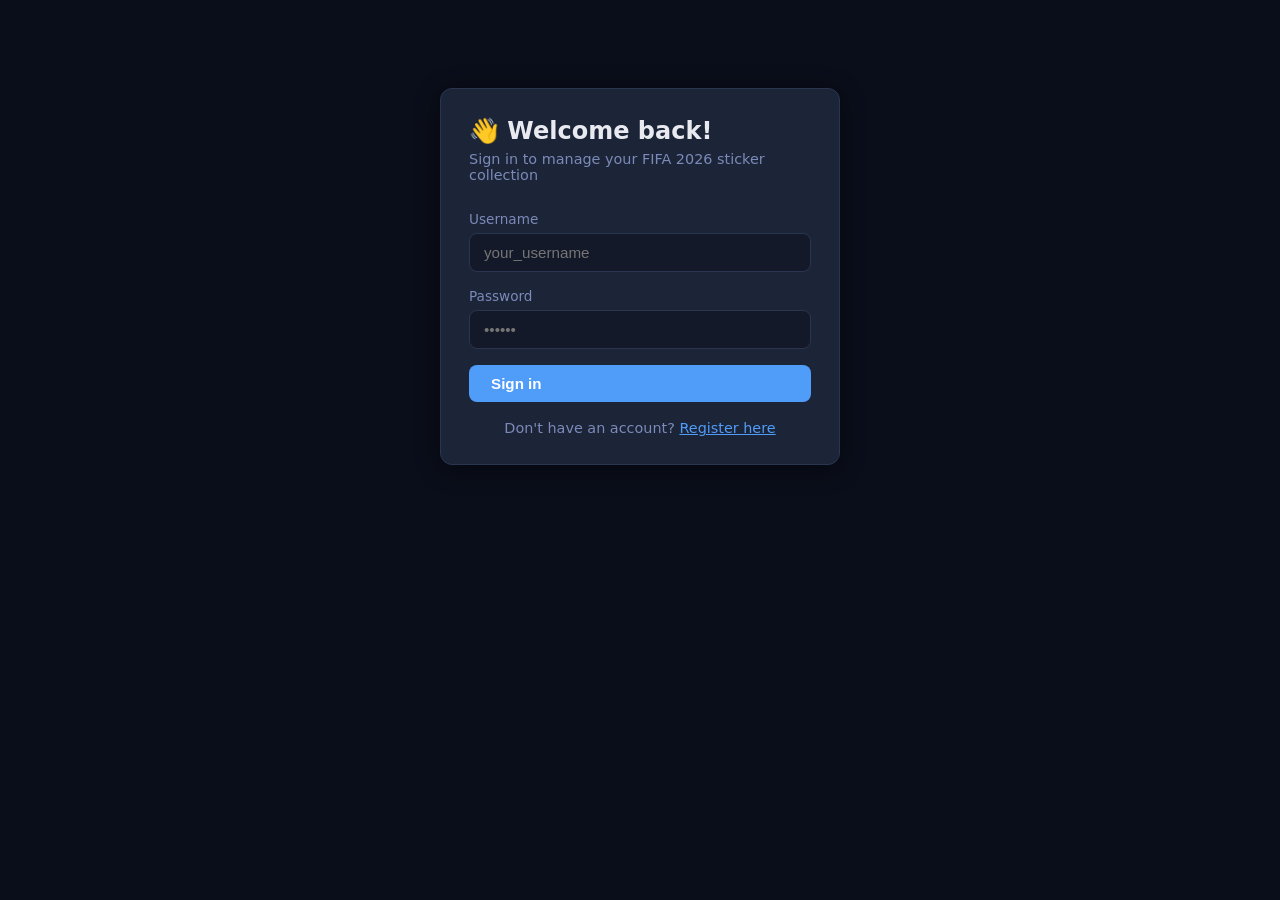
<file: index.html>
<!DOCTYPE html>
<html lang="en">
<head>
  <meta charset="UTF-8" />
  <meta name="viewport" content="width=device-width, initial-scale=1.0" />
  <title>FIFA 2026 Sticker Exchange</title>
  <link rel="stylesheet" href="/style.css" />
  <link rel="icon" href="data:image/svg+xml,<svg xmlns='http://www.w3.org/2000/svg' viewBox='0 0 100 100'><text y='.9em' font-size='90'>⚽</text></svg>" />
</head>
<body>
<div id="app">

  <!-- ── Header ── -->
  <header id="header" style="display:none">
    <div class="logo"><span>⚽</span> Sticker Exchange</div>
    <nav>
      <button class="active" data-page="collection" onclick="showPage('collection')">My Collection</button>
      <button data-page="add" onclick="showPage('add')">Add Stickers</button>
      <button data-page="exchanges" onclick="showPage('exchanges')">Find Swaps</button>
      <button data-page="swaps" onclick="showPage('swaps')">
        My Swaps <span id="badge-swaps" class="badge" style="display:none"></span>
      </button>
      <button data-page="friends" onclick="showPage('friends')">Friends</button>
    </nav>
    <div id="user-pill">—</div>
    <button class="btn btn-ghost btn-sm" onclick="logout()">Sign out</button>
  </header>

  <main>

    <!-- ════════════════════════════════
         AUTH
    ═════════════════════════════════ -->
    <div id="page-auth">
      <div class="auth-wrap">

        <!-- LOGIN -->
        <div id="auth-login" class="card">
          <h2>👋 Welcome back!</h2>
          <p>Sign in to manage your FIFA 2026 sticker collection</p>
          <div id="login-alert"></div>
          <div class="form-group">
            <label>Username</label>
            <input type="text" id="login-username" placeholder="your_username" autocomplete="username" />
          </div>
          <div class="form-group">
            <label>Password</label>
            <input type="password" id="login-password" placeholder="••••••"
                   onkeydown="if(event.key==='Enter') doLogin()" />
          </div>
          <button class="btn btn-primary" style="width:100%" onclick="doLogin()">Sign in</button>
          <div class="auth-toggle">Don't have an account? <a onclick="toggleAuth('register')">Register here</a></div>
        </div>

        <!-- REGISTER -->
        <div id="auth-register" class="card" style="display:none">
          <h2>🌍 Join the Exchange!</h2>
          <p>You need an invite code from the group organiser to register.</p>
          <div id="register-alert"></div>
          <div class="form-group">
            <label>Invite code</label>
            <input type="text" id="reg-code" placeholder="e.g. K3MWP-9XQ2R"
                   style="font-family:monospace;text-transform:uppercase;letter-spacing:.1em" />
          </div>
          <div class="form-group">
            <label>Your name</label>
            <input type="text" id="reg-name" placeholder="e.g. Lucas" />
          </div>
          <div class="form-group">
            <label>Username</label>
            <input type="text" id="reg-username" placeholder="e.g. lucas92" />
          </div>
          <div class="form-group">
            <label>Password</label>
            <input type="password" id="reg-password" placeholder="At least 4 characters"
                   onkeydown="if(event.key==='Enter') doRegister()" />
          </div>
          <button class="btn btn-primary" style="width:100%" onclick="doRegister()">Create account</button>
          <div class="auth-toggle">Already registered? <a onclick="toggleAuth('login')">Sign in</a></div>
        </div>

      </div>
    </div>

    <!-- ════════════════════════════════
         COLLECTION
    ═════════════════════════════════ -->
    <div id="page-collection" style="display:none">
      <div class="page-header">
        <h2>⚽ My Collection</h2>
        <button class="btn btn-ghost btn-sm" onclick="refreshCollection()">↻ Refresh</button>
      </div>
      <div class="stats-row">
        <div class="stat-card"><div class="value" id="stat-unique">—</div><div class="label">Unique Stickers</div></div>
        <div class="stat-card"><div class="value" id="stat-total">—</div><div class="label">Total (with dupes)</div></div>
        <div class="stat-card"><div class="value" id="stat-dupes">—</div><div class="label">Duplicates</div></div>
      </div>
      <div class="tabs">
        <button class="tab-btn active" onclick="switchCollectionTab('all',this)">All stickers</button>
        <button class="tab-btn" onclick="switchCollectionTab('dupes',this)">Duplicates only</button>
      </div>
      <div id="collection-content">
        <div class="empty-state"><div class="spinner"></div></div>
      </div>
    </div>

    <!-- ════════════════════════════════
         ADD STICKERS
    ═════════════════════════════════ -->
    <div id="page-add" style="display:none">
      <div class="page-header"><h2>➕ Add Stickers</h2></div>
      <div class="card" style="margin-bottom:24px">
        <div class="mode-toggle">
          <button class="mode-btn active" onclick="switchMode('single',this)">Single / Range</button>
          <button class="mode-btn" onclick="switchMode('bulk',this)">Bulk paste</button>
        </div>

        <!-- single -->
        <div id="mode-single">
          <div id="add-alert"></div>
          <div class="form-group">
            <label>Sticker number(s)</label>
            <div class="input-row">
              <input type="text" id="sticker-input"
                     placeholder="e.g. 42  or  10-20  or  1,5,9  or  42x3"
                     onkeydown="if(event.key==='Enter') addStickers()" />
              <button class="btn btn-success" onclick="addStickers()">Add</button>
            </div>
            <div class="hint">
              Single: <code>42</code> · Range: <code>10-20</code> · List: <code>1,5,9</code> · Copies: <code>42x3</code>
            </div>
          </div>
        </div>

        <!-- bulk -->
        <div id="mode-bulk" style="display:none">
          <div id="bulk-alert"></div>
          <div class="form-group">
            <label>Paste a list of numbers</label>
            <textarea id="bulk-input" placeholder="One per line, or comma/space separated:
1
2 3 4
10, 11, 12
42x3   ← 3 copies of #42"></textarea>
          </div>
          <button class="btn btn-success" onclick="addBulk()">Add all</button>
        </div>
      </div>
      <div id="add-preview"></div>
    </div>

    <!-- ════════════════════════════════
         FIND SWAPS (exchange suggestions)
    ═════════════════════════════════ -->
    <div id="page-exchanges" style="display:none">
      <div class="page-header">
        <h2>🔍 Find Swaps</h2>
        <button class="btn btn-ghost btn-sm" onclick="refreshExchanges()">↻ Refresh</button>
      </div>
      <p style="color:var(--muted);font-size:.9rem;margin-bottom:22px">
        Friends you can trade with, sorted by most stickers to swap.
        Click <strong>Propose Swap</strong> to send them an offer.
      </p>
      <div id="exchanges-content">
        <div class="empty-state"><div class="spinner"></div></div>
      </div>
    </div>

    <!-- ════════════════════════════════
         MY SWAPS
    ═════════════════════════════════ -->
    <div id="page-swaps" style="display:none">
      <div class="page-header">
        <h2>🤝 My Swaps</h2>
        <button class="btn btn-ghost btn-sm" onclick="refreshSwaps()">↻ Refresh</button>
      </div>
      <div id="swaps-content">
        <div class="empty-state"><div class="spinner"></div></div>
      </div>
    </div>

    <!-- ════════════════════════════════
         FRIENDS
    ═════════════════════════════════ -->
    <div id="page-friends" style="display:none">
      <div class="page-header">
        <h2>👥 All Friends</h2>
        <button class="btn btn-ghost btn-sm" onclick="refreshFriends()">↻ Refresh</button>
      </div>
      <div id="friends-content">
        <div class="empty-state"><div class="spinner"></div></div>
      </div>
    </div>

  </main>
</div>
<script src="/app.js"></script>
</body>
</html>
</file>
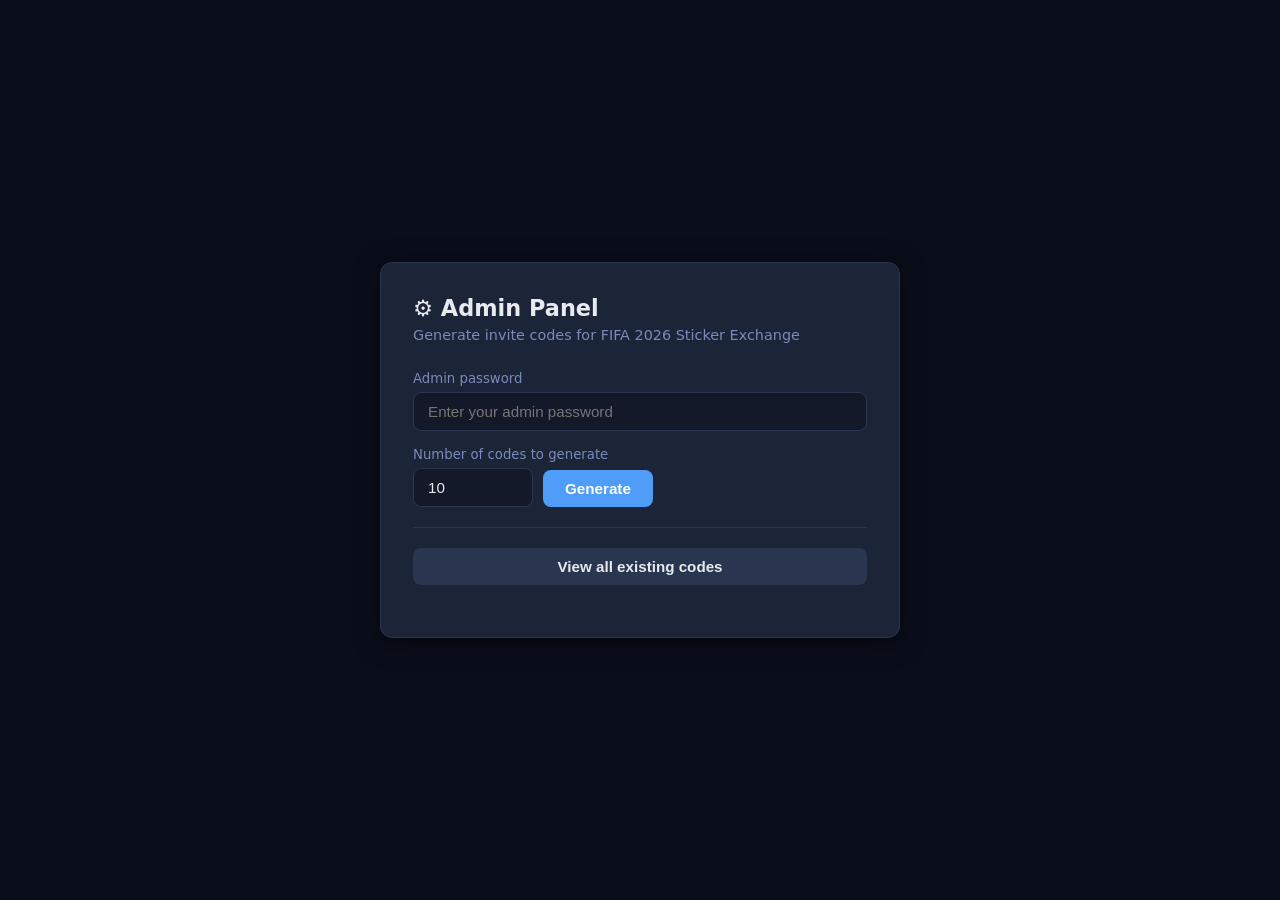
<file: admin.html>
<!DOCTYPE html>
<html lang="en">
<head>
  <meta charset="UTF-8"/>
  <meta name="viewport" content="width=device-width,initial-scale=1"/>
  <title>Admin — Sticker Exchange</title>
  <style>
    *, *::before, *::after { box-sizing: border-box; margin: 0; padding: 0; }
    body {
      font-family: system-ui, -apple-system, sans-serif;
      background: #0a0e1a; color: #e8eaf0;
      min-height: 100vh; display: flex; align-items: center;
      justify-content: center; padding: 24px;
    }
    .card {
      background: #1c2438; border: 1px solid #2a3550;
      border-radius: 12px; padding: 32px;
      width: 100%; max-width: 520px;
      box-shadow: 0 4px 24px rgba(0,0,0,.5);
    }
    h1 { font-size: 1.4rem; margin-bottom: 6px; }
    .sub { color: #7b8ab8; font-size: .9rem; margin-bottom: 28px; }
    label { display: block; font-size: .83rem; color: #7b8ab8; margin-bottom: 6px; }
    input[type=password], input[type=number] {
      width: 100%; padding: 10px 14px;
      background: #141929; border: 1px solid #2a3550;
      border-radius: 8px; color: #e8eaf0; font-size: .95rem;
      outline: none; margin-bottom: 16px;
    }
    input:focus { border-color: #4f9cf9; }
    input[type=number] { max-width: 120px; }
    .row { display: flex; gap: 10px; align-items: flex-end; margin-bottom: 16px; }
    .row input { margin-bottom: 0; }
    .btn {
      padding: 10px 22px; border: none; border-radius: 8px;
      font-size: .95rem; font-weight: 600; cursor: pointer; transition: opacity .15s;
    }
    .btn:hover { opacity: .85; }
    .btn-primary { background: #4f9cf9; color: #fff; }
    .btn-ghost { background: #2a3550; color: #e8eaf0; }
    .alert {
      padding: 12px 16px; border-radius: 8px;
      font-size: .9rem; margin-bottom: 16px;
    }
    .alert-error   { background: rgba(248,113,113,.15); border: 1px solid rgba(248,113,113,.4); color: #f87171; }
    .alert-success { background: rgba(52,211,153,.12);  border: 1px solid rgba(52,211,153,.35); color: #34d399; }
    #result { margin-top: 20px; }
    .code-list {
      background: #141929; border: 1px solid #2a3550;
      border-radius: 8px; padding: 8px 0;
    }
    .code-row {
      display: flex; align-items: center; justify-content: space-between;
      padding: 10px 16px; border-bottom: 1px solid #1c2438; gap: 12px;
    }
    .code-row:last-child { border-bottom: none; }
    .code-val { font-family: monospace; font-size: 1rem; letter-spacing: .05em; }
    .code-val.fresh  { color: #34d399; font-weight: 700; }
    .code-val.used   { color: #7b8ab8; text-decoration: line-through; }
    .tag-used  { font-size: .78rem; color: #7b8ab8; }
    .copy-btn {
      background: #2a3550; border: none; color: #e8eaf0;
      padding: 5px 12px; border-radius: 6px; cursor: pointer;
      font-size: .8rem; font-weight: 600;
    }
    .copy-btn:hover { background: #4f9cf9; }
    .copy-btn.copied { background: #34d399; color: #111; }
    .divider { border: none; border-top: 1px solid #2a3550; margin: 20px 0; }
    .spinner {
      display: inline-block; width: 16px; height: 16px;
      border: 2px solid rgba(255,255,255,.3); border-top-color: #fff;
      border-radius: 50%; animation: spin .6s linear infinite;
      vertical-align: middle; margin-right: 6px;
    }
    @keyframes spin { to { transform: rotate(360deg); } }
  </style>
</head>
<body>
<div class="card">
  <h1>⚙️ Admin Panel</h1>
  <p class="sub">Generate invite codes for FIFA 2026 Sticker Exchange</p>

  <div id="alert"></div>

  <label>Admin password</label>
  <input type="password" id="pw" placeholder="Enter your admin password" />

  <label>Number of codes to generate</label>
  <div class="row">
    <input type="number" id="qty" value="10" min="1" max="100" />
    <button class="btn btn-primary" id="gen-btn" onclick="generateCodes()">Generate</button>
  </div>

  <hr class="divider"/>
  <button class="btn btn-ghost" onclick="listCodes()" style="width:100%">
    View all existing codes
  </button>

  <div id="result"></div>
</div>

<script>
  function pw()  { return document.getElementById('pw').value.trim(); }
  function qty() { return parseInt(document.getElementById('qty').value) || 10; }

  function showAlert(msg, type) {
    document.getElementById('alert').innerHTML =
      '<div class="alert alert-' + type + '">' + msg + '</div>';
  }
  function clearAlert() {
    document.getElementById('alert').innerHTML = '';
  }

  function copyCode(btn, code) {
    navigator.clipboard.writeText(code).then(function() {
      btn.textContent = 'Copied!';
      btn.classList.add('copied');
      setTimeout(function() {
        btn.textContent = 'Copy';
        btn.classList.remove('copied');
      }, 1500);
    });
  }

  function renderCodes(list) {
    if (!list.length) {
      document.getElementById('result').innerHTML =
        '<p style="color:#7b8ab8;margin-top:16px;font-size:.9rem">No codes yet.</p>';
      return;
    }
    var html = '<div class="code-list" style="margin-top:16px">';
    for (var i = 0; i < list.length; i++) {
      var c = list[i];
      var cls = c.used ? 'used' : 'fresh';
      var action = c.used
        ? '<span class="tag-used">used</span>'
        : '<button class="copy-btn" onclick="copyCode(this,\'' + c.code + '\')">Copy</button>';
      html += '<div class="code-row">'
            + '<span class="code-val ' + cls + '">' + c.code + '</span>'
            + action
            + '</div>';
    }
    html += '</div>';
    document.getElementById('result').innerHTML = html;
  }

  function setLoading(loading) {
    var btn = document.getElementById('gen-btn');
    btn.disabled = loading;
    btn.innerHTML = loading ? '<span class="spinner"></span>Generating…' : 'Generate';
  }

  async function generateCodes() {
    clearAlert();
    if (!pw()) { showAlert('Please enter the admin password.', 'error'); return; }
    setLoading(true);
    try {
      var res = await fetch('/api/admin/generate', {
        method: 'POST',
        headers: { 'Content-Type': 'application/json' },
        body: JSON.stringify({ password: pw(), count: qty() })
      });
      var data = await res.json();
      if (!res.ok) {
        showAlert(data.error || 'Error: ' + res.status, 'error');
      } else {
        showAlert('✅ Generated ' + data.codes.length + ' new codes!', 'success');
        renderCodes(data.codes.map(function(c) { return { code: c, used: false }; }));
      }
    } catch (err) {
      showAlert('Network error: ' + err.message, 'error');
    }
    setLoading(false);
  }

  async function listCodes() {
    clearAlert();
    if (!pw()) { showAlert('Please enter the admin password first.', 'error'); return; }
    document.getElementById('result').innerHTML =
      '<p style="color:#7b8ab8;margin-top:16px"><span class="spinner"></span>Loading…</p>';
    try {
      var res = await fetch('/api/admin/codes', {
        headers: { 'X-Admin-Password': pw() }
      });
      var data = await res.json();
      if (!res.ok) {
        showAlert(data.error || 'Error: ' + res.status, 'error');
        document.getElementById('result').innerHTML = '';
      } else {
        renderCodes(data);
      }
    } catch (err) {
      showAlert('Network error: ' + err.message, 'error');
    }
  }
</script>
</body>
</html>
</file>
<file: style.css>
/* ── Reset & base ── */
*, *::before, *::after { box-sizing: border-box; margin: 0; padding: 0; }

:root {
  --bg:        #0a0e1a;
  --surface:   #141929;
  --card:      #1c2438;
  --border:    #2a3550;
  --accent:    #4f9cf9;
  --accent2:   #f9a84f;
  --green:     #34d399;
  --red:       #f87171;
  --text:      #e8eaf0;
  --muted:     #7b8ab8;
  --radius:    12px;
  --shadow:    0 4px 24px rgba(0,0,0,.45);
}

body {
  font-family: 'Segoe UI', system-ui, -apple-system, sans-serif;
  background: var(--bg);
  color: var(--text);
  min-height: 100vh;
}

/* ── Layout ── */
#app { display: flex; flex-direction: column; min-height: 100vh; }

header {
  background: var(--surface);
  border-bottom: 1px solid var(--border);
  padding: 0 24px;
  height: 60px;
  display: flex;
  align-items: center;
  gap: 16px;
  position: sticky;
  top: 0;
  z-index: 100;
}
.logo { font-size: 1.25rem; font-weight: 700; color: var(--accent); display: flex; align-items: center; gap: 8px; }
.logo span { font-size: 1.4rem; }
nav { display: flex; gap: 4px; margin-left: auto; }
nav button {
  background: none; border: none; color: var(--muted);
  padding: 8px 14px; border-radius: 8px; cursor: pointer;
  font-size: .9rem; transition: all .15s;
}
nav button:hover, nav button.active { background: var(--card); color: var(--text); }
#user-pill {
  background: var(--card);
  padding: 6px 14px;
  border-radius: 20px;
  font-size: .85rem;
  color: var(--accent);
  font-weight: 600;
}

main { flex: 1; padding: 28px 24px; max-width: 960px; margin: 0 auto; width: 100%; }

/* ── Auth pages ── */
.auth-wrap { max-width: 400px; margin: 60px auto; }
.auth-wrap h2 { font-size: 1.5rem; margin-bottom: 6px; }
.auth-wrap p { color: var(--muted); margin-bottom: 28px; font-size: .9rem; }
.card { background: var(--card); border: 1px solid var(--border); border-radius: var(--radius); padding: 28px; box-shadow: var(--shadow); }

/* ── Forms ── */
.form-group { margin-bottom: 16px; }
label { display: block; font-size: .85rem; color: var(--muted); margin-bottom: 6px; }
input[type=text], input[type=password], textarea {
  width: 100%; padding: 10px 14px;
  background: var(--surface); border: 1px solid var(--border);
  border-radius: 8px; color: var(--text); font-size: .95rem;
  outline: none; transition: border-color .15s;
}
input[type=text]:focus, input[type=password]:focus, textarea:focus { border-color: var(--accent); }
textarea { resize: vertical; min-height: 100px; font-family: monospace; font-size: .85rem; }

/* ── Buttons ── */
.btn {
  padding: 10px 22px; border: none; border-radius: 8px;
  font-size: .95rem; font-weight: 600; cursor: pointer;
  transition: all .15s; display: inline-flex; align-items: center; gap: 8px;
}
.btn-primary { background: var(--accent); color: #fff; }
.btn-primary:hover { opacity: .85; }
.btn-success { background: var(--green); color: #111; }
.btn-success:hover { opacity: .85; }
.btn-danger { background: var(--red); color: #fff; }
.btn-danger:hover { opacity: .85; }
.btn-ghost { background: var(--surface); border: 1px solid var(--border); color: var(--text); }
.btn-ghost:hover { border-color: var(--accent); color: var(--accent); }
.btn-sm { padding: 5px 12px; font-size: .82rem; }
.btn:disabled { opacity: .5; cursor: not-allowed; }

/* ── Alerts ── */
.alert { padding: 12px 16px; border-radius: 8px; font-size: .9rem; margin-bottom: 16px; }
.alert-error { background: rgba(248,113,113,.15); border: 1px solid rgba(248,113,113,.4); color: var(--red); }
.alert-success { background: rgba(52,211,153,.12); border: 1px solid rgba(52,211,153,.35); color: var(--green); }

/* ── Page header ── */
.page-header { display: flex; align-items: center; justify-content: space-between; margin-bottom: 24px; }
.page-header h2 { font-size: 1.4rem; }

/* ── Stats row ── */
.stats-row { display: flex; gap: 16px; margin-bottom: 28px; flex-wrap: wrap; }
.stat-card {
  background: var(--card); border: 1px solid var(--border);
  border-radius: var(--radius); padding: 18px 24px; flex: 1; min-width: 140px;
  text-align: center;
}
.stat-card .value { font-size: 2rem; font-weight: 700; color: var(--accent); }
.stat-card .label { font-size: .82rem; color: var(--muted); margin-top: 4px; }

/* ── Sticker grid ── */
.section-title { font-size: .8rem; font-weight: 600; text-transform: uppercase; letter-spacing: .08em; color: var(--muted); margin-bottom: 12px; }
.sticker-grid { display: flex; flex-wrap: wrap; gap: 8px; margin-bottom: 28px; }
.sticker-badge {
  background: var(--surface); border: 1px solid var(--border);
  border-radius: 8px; padding: 6px 10px;
  display: flex; align-items: center; gap: 8px;
  font-size: .85rem;
}
.sticker-badge.duplicate { border-color: var(--accent2); background: rgba(249,168,79,.08); }
.sticker-badge .num { font-weight: 600; }
.sticker-badge .qty {
  background: var(--accent2); color: #111;
  border-radius: 4px; font-size: .72rem; font-weight: 700;
  padding: 1px 5px; min-width: 20px; text-align: center;
}
.sticker-badge .qty.single { background: var(--border); color: var(--muted); }
.sticker-badge .del-btn {
  background: none; border: none; color: var(--muted); cursor: pointer;
  font-size: .8rem; padding: 2px 4px; border-radius: 4px; line-height: 1;
}
.sticker-badge .del-btn:hover { color: var(--red); background: rgba(248,113,113,.12); }

/* ── Exchange cards ── */
.exchange-card {
  background: var(--card); border: 1px solid var(--border);
  border-radius: var(--radius); padding: 20px; margin-bottom: 16px;
  box-shadow: var(--shadow);
}
.exchange-card .ec-header { display: flex; align-items: center; gap: 12px; margin-bottom: 16px; }
.exchange-card .avatar {
  width: 42px; height: 42px; border-radius: 50%;
  background: linear-gradient(135deg, var(--accent), var(--accent2));
  display: flex; align-items: center; justify-content: center;
  font-weight: 700; font-size: 1.1rem; color: #fff; flex-shrink: 0;
}
.exchange-card .ec-name { font-weight: 600; font-size: 1rem; }
.exchange-card .ec-sub { font-size: .82rem; color: var(--muted); }
.exchange-card .ec-score {
  margin-left: auto; background: var(--accent); color: #fff;
  border-radius: 20px; padding: 4px 12px; font-size: .82rem; font-weight: 700;
}
.exchange-grid { display: grid; grid-template-columns: 1fr 1fr; gap: 12px; }
.exchange-col h4 { font-size: .78rem; text-transform: uppercase; letter-spacing: .07em; margin-bottom: 8px; }
.exchange-col.give h4 { color: var(--green); }
.exchange-col.want h4 { color: var(--accent2); }
.sticker-pills { display: flex; flex-wrap: wrap; gap: 5px; }
.sticker-pill {
  padding: 3px 8px; border-radius: 6px; font-size: .8rem; font-weight: 600;
}
.sticker-pill.give { background: rgba(52,211,153,.15); color: var(--green); border: 1px solid rgba(52,211,153,.3); }
.sticker-pill.want { background: rgba(249,168,79,.12); color: var(--accent2); border: 1px solid rgba(249,168,79,.3); }
.no-pills { font-size: .82rem; color: var(--muted); font-style: italic; }

/* ── Users list ── */
.users-list { display: flex; flex-direction: column; gap: 10px; }
.user-row {
  background: var(--card); border: 1px solid var(--border);
  border-radius: var(--radius); padding: 14px 18px;
  display: flex; align-items: center; gap: 12px;
}
.user-row .avatar { width: 36px; height: 36px; border-radius: 50%; background: linear-gradient(135deg, var(--accent), var(--accent2)); display: flex; align-items: center; justify-content: center; font-weight: 700; color: #fff; }
.user-row .info { flex: 1; }
.user-row .info .uname { font-weight: 600; }
.user-row .info .ustats { font-size: .82rem; color: var(--muted); margin-top: 2px; }
.user-row .me-badge { font-size: .75rem; background: var(--accent); color: #fff; padding: 2px 8px; border-radius: 10px; }

/* ── Input helpers ── */
.input-row { display: flex; gap: 10px; align-items: flex-start; }
.input-row input { flex: 1; }
.hint { font-size: .8rem; color: var(--muted); margin-top: 6px; }

/* ── Empty state ── */
.empty-state { text-align: center; padding: 60px 20px; color: var(--muted); }
.empty-state .icon { font-size: 3rem; margin-bottom: 12px; }
.empty-state p { font-size: .95rem; }

/* ── Auth toggle link ── */
.auth-toggle { margin-top: 18px; text-align: center; font-size: .9rem; color: var(--muted); }
.auth-toggle a { color: var(--accent); cursor: pointer; text-decoration: underline; }

/* ── Spinner ── */
.spinner { display: inline-block; width: 20px; height: 20px; border: 3px solid rgba(79,156,249,.3); border-top-color: var(--accent); border-radius: 50%; animation: spin .6s linear infinite; }
@keyframes spin { to { transform: rotate(360deg); } }

/* ── Tabs ── */
.tabs { display: flex; gap: 4px; border-bottom: 1px solid var(--border); margin-bottom: 22px; }
.tab-btn { background: none; border: none; color: var(--muted); padding: 10px 16px; cursor: pointer; font-size: .9rem; border-bottom: 2px solid transparent; margin-bottom: -1px; transition: all .15s; }
.tab-btn.active { color: var(--accent); border-bottom-color: var(--accent); }
.tab-btn:hover:not(.active) { color: var(--text); }

/* ── Swap cards ── */
.swap-card {
  background: var(--card); border: 1px solid var(--border);
  border-radius: var(--radius); padding: 20px; margin-bottom: 16px;
  box-shadow: var(--shadow);
}
.swap-status { margin-left: auto; font-weight: 600; font-size: .87rem; text-align: right; }
.swap-actions { margin-top: 16px; display: flex; gap: 10px; flex-wrap: wrap; }

/* ── Swap code block ── */
.swap-code-block {
  background: rgba(52,211,153,.07);
  border: 2px dashed rgba(52,211,153,.45);
  border-radius: 10px;
  padding: 18px 22px;
  margin: 16px 0 6px;
  text-align: center;
}
.swap-code-label { font-size: .8rem; color: var(--muted); margin-bottom: 10px; }
.swap-code {
  font-family: 'Courier New', monospace;
  font-size: 2.4rem;
  font-weight: 800;
  letter-spacing: .18em;
  color: var(--green);
  line-height: 1.1;
}
.swap-code-hint { font-size: .8rem; color: var(--muted); margin-top: 10px; }

/* ── Nav badge ── */
.badge {
  display: inline-block; background: var(--red); color: #fff;
  border-radius: 10px; font-size: .72rem; font-weight: 700;
  padding: 1px 6px; margin-left: 4px; vertical-align: middle;
}

/* ── Responsive ── */
@media (max-width: 600px) {
  main { padding: 16px; }
  .exchange-grid { grid-template-columns: 1fr; }
  .stats-row { gap: 10px; }
  header { padding: 0 14px; }
  nav button { padding: 8px 10px; font-size: .82rem; }
}

/* ── Bulk input box ── */
.bulk-mode { display: none; }
.bulk-mode.active { display: block; }
.mode-toggle { display: flex; gap: 8px; margin-bottom: 14px; }
.mode-btn { padding: 6px 14px; border-radius: 20px; border: 1px solid var(--border); background: none; color: var(--muted); cursor: pointer; font-size: .85rem; transition: all .15s; }
.mode-btn.active { background: var(--accent); border-color: var(--accent); color: #fff; }
</file>
